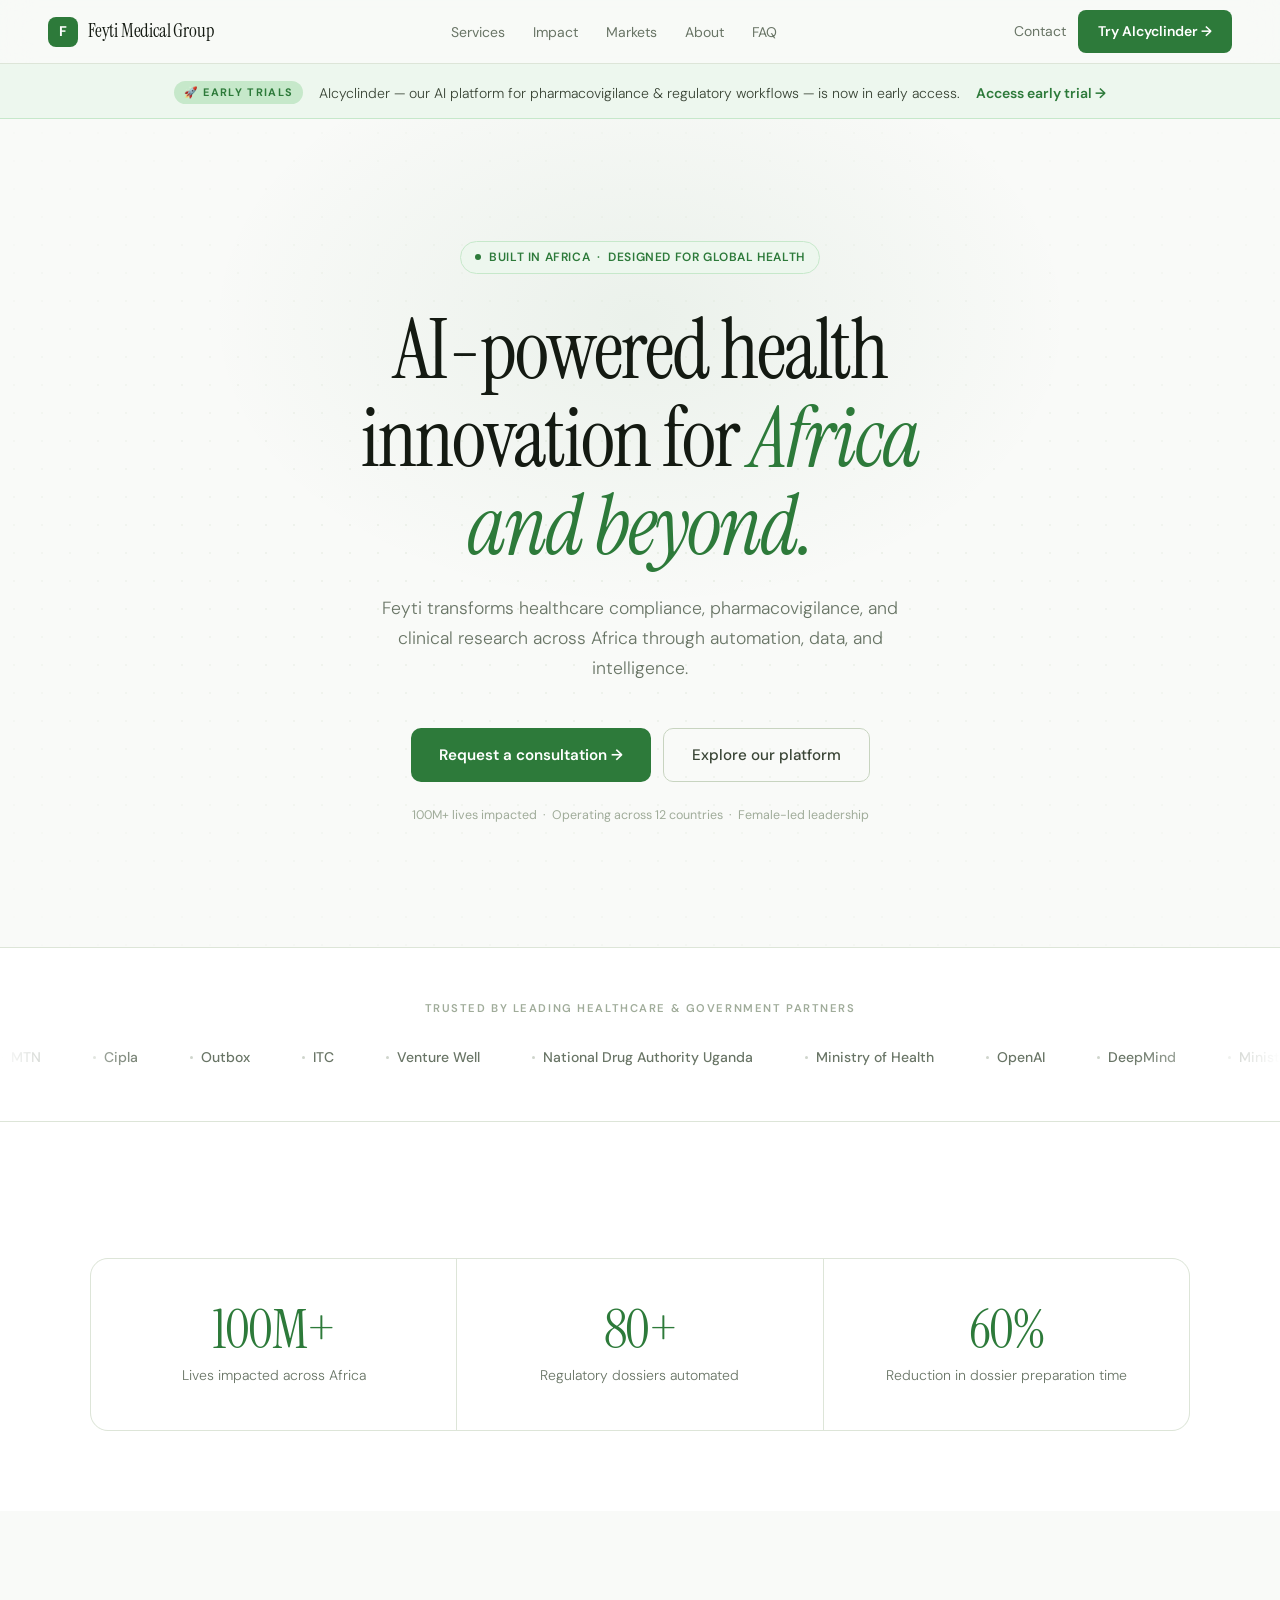
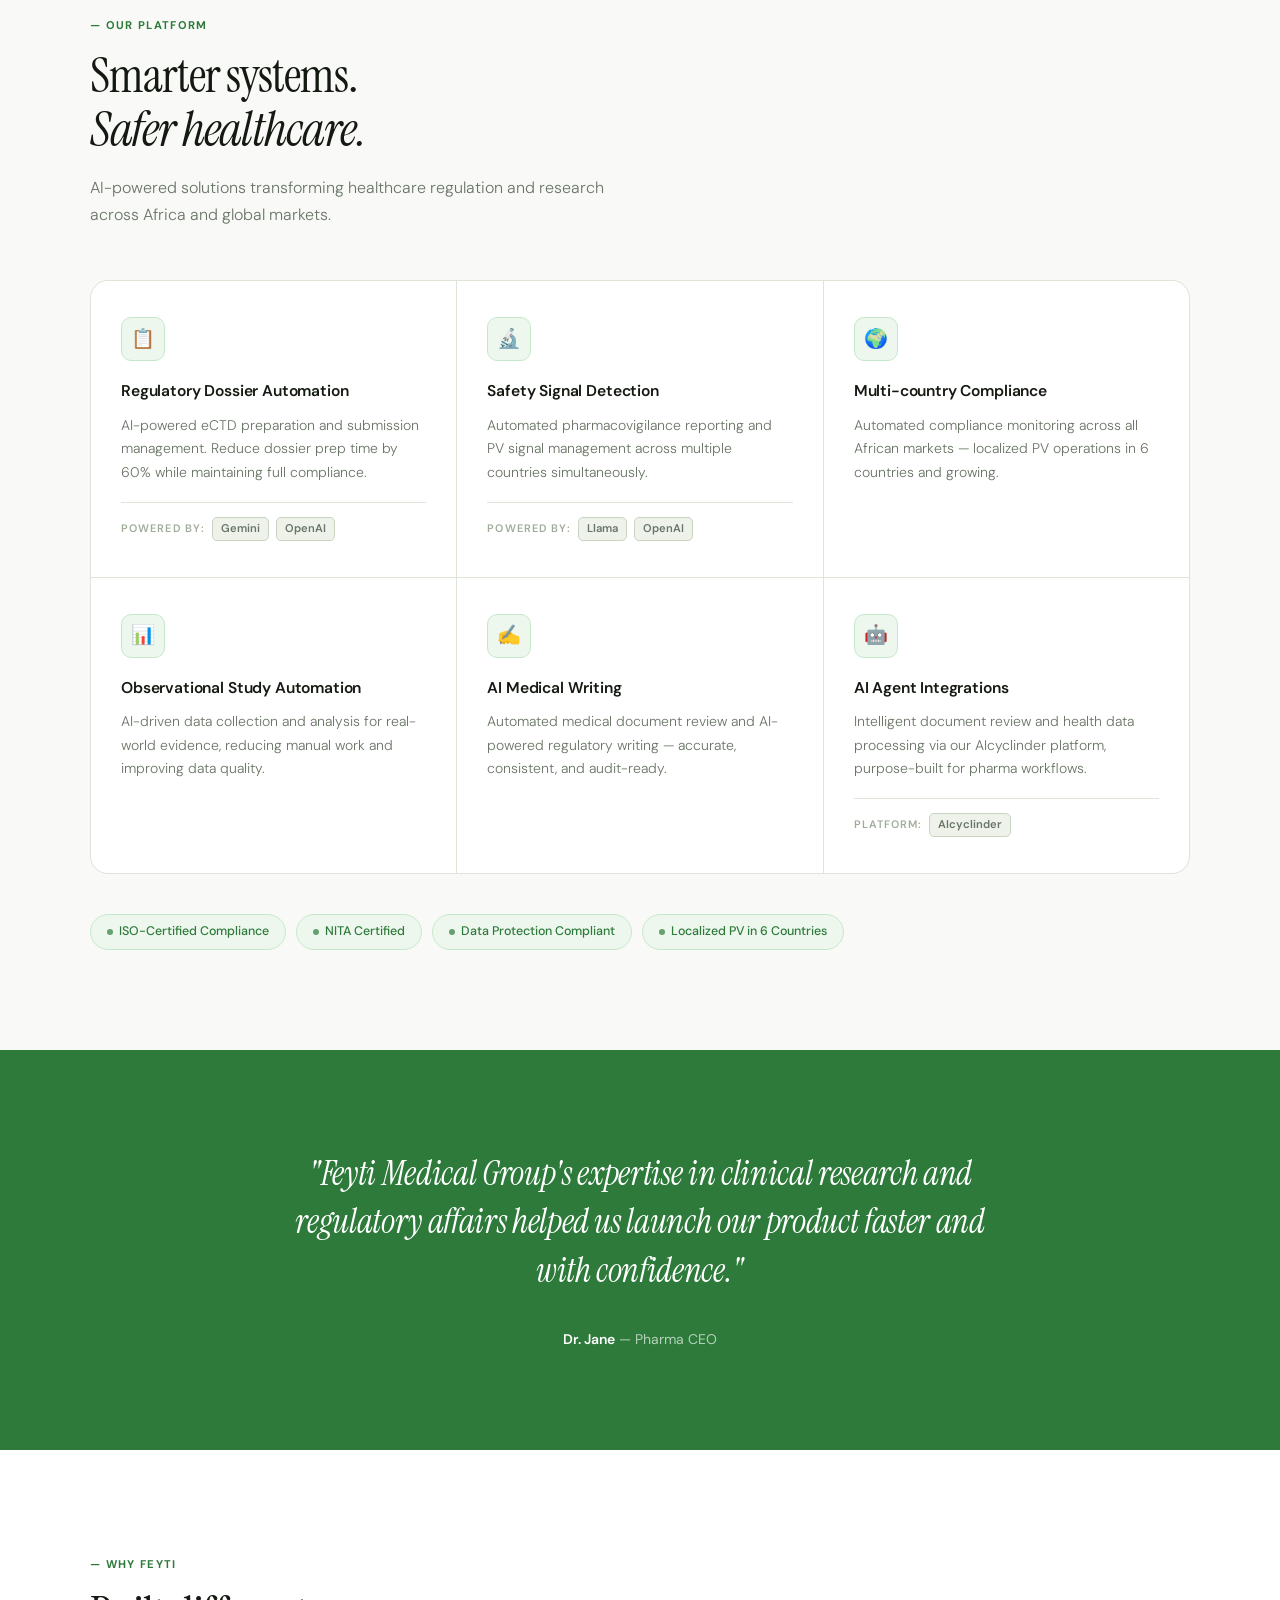
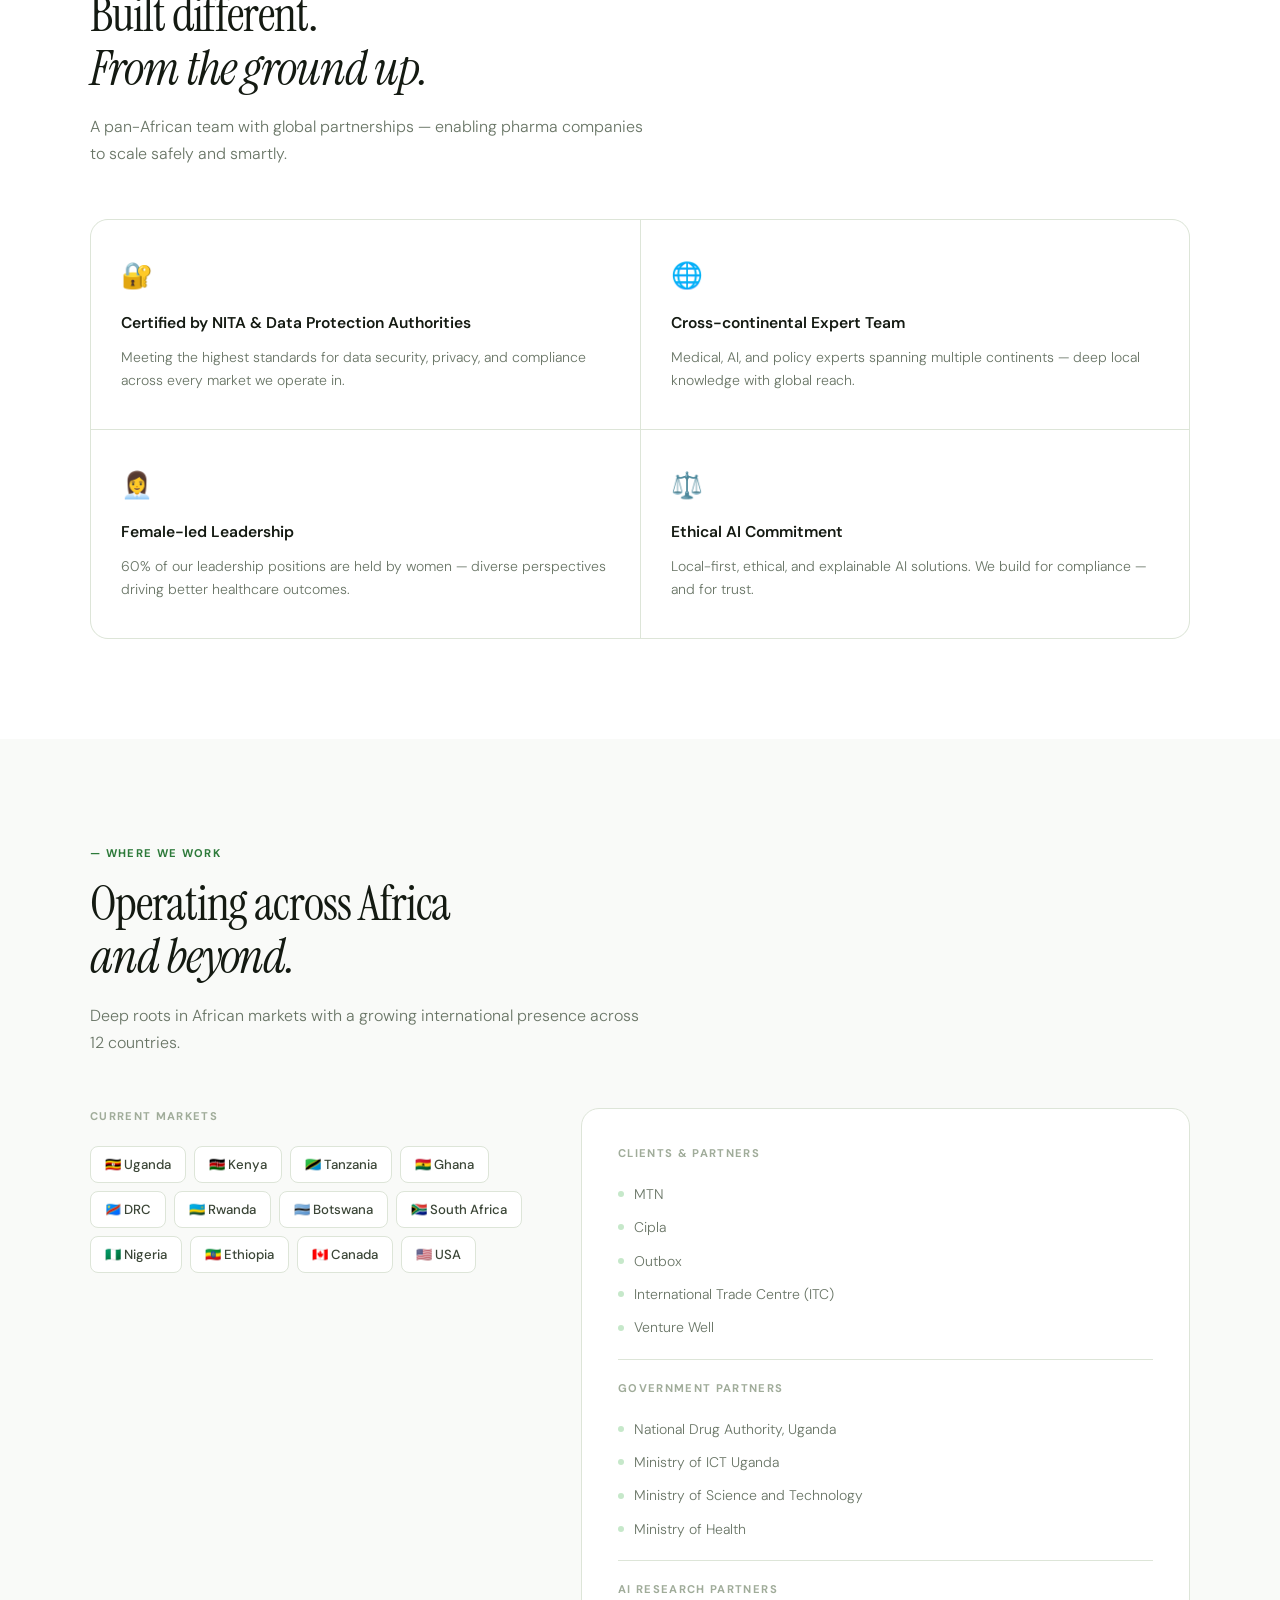
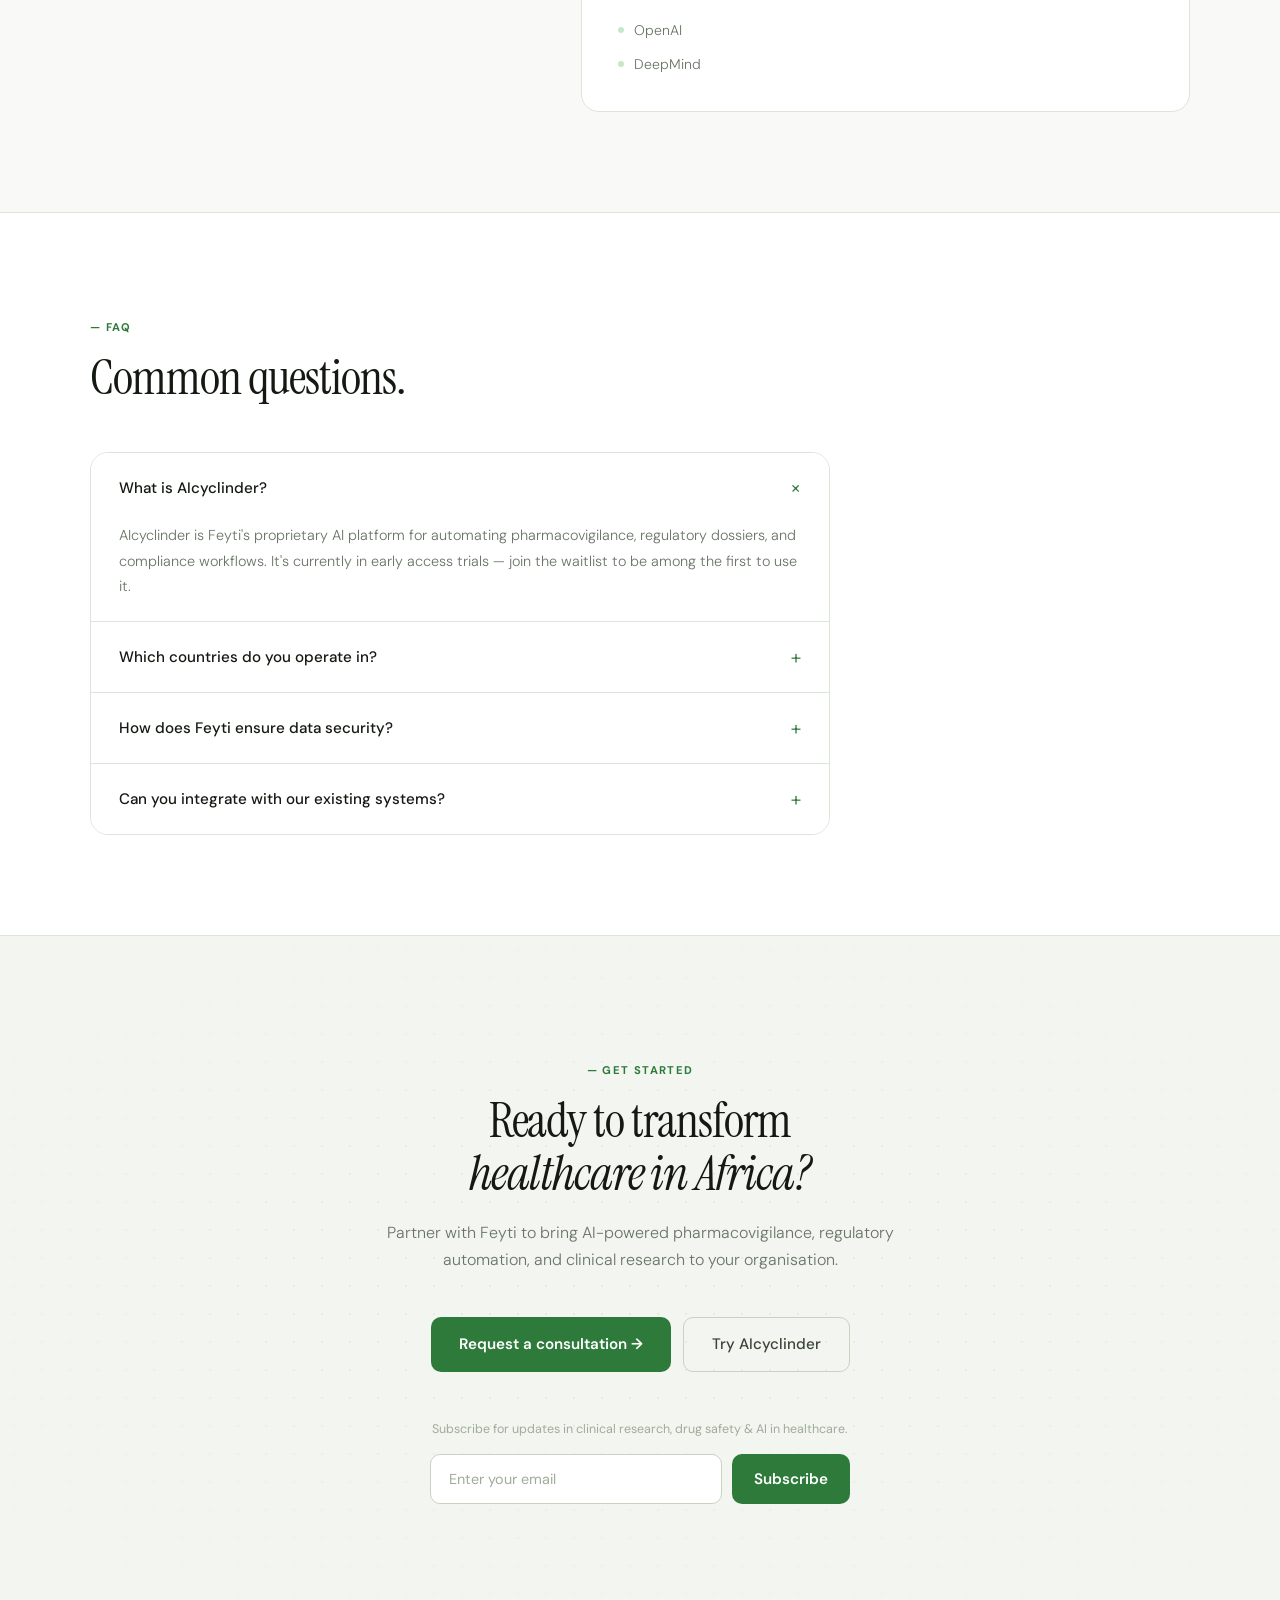
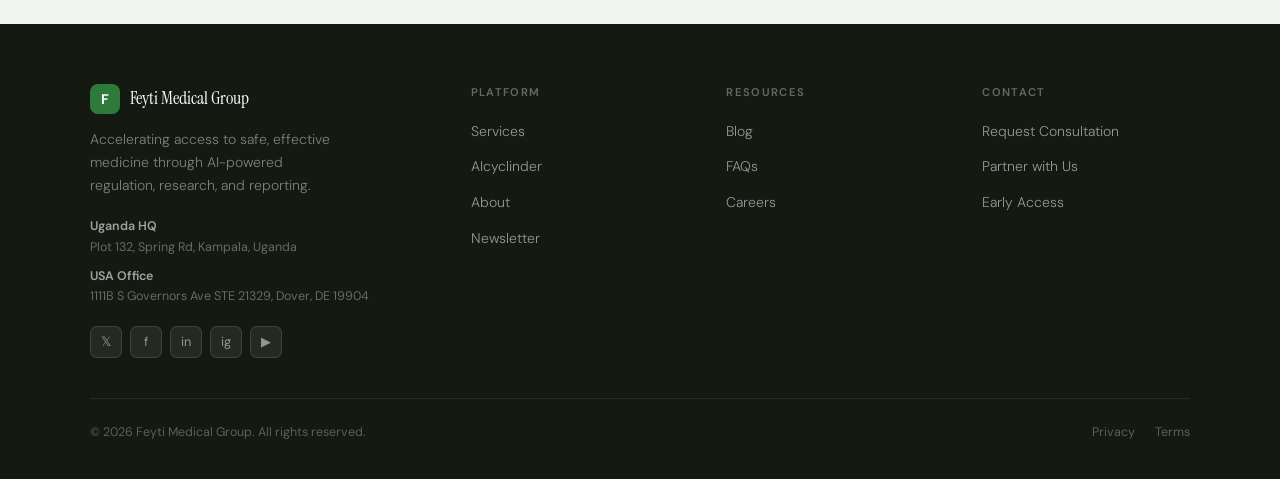
<file: feyti-redesign-light.html>
<!DOCTYPE html>
<html lang="en">
<head>
<meta charset="UTF-8" />
<meta name="viewport" content="width=device-width, initial-scale=1.0" />
<title>Feyti Medical Group — AI-Powered Health Innovation for Africa</title>
<link rel="preconnect" href="https://fonts.googleapis.com" />
<link rel="preconnect" href="https://fonts.gstatic.com" crossorigin />
<link href="https://fonts.googleapis.com/css2?family=Instrument+Serif:ital@0;1&family=DM+Sans:wght@300;400;500;600&display=swap" rel="stylesheet" />
<style>
  *, *::before, *::after { box-sizing: border-box; margin: 0; padding: 0; }

  :root {
    --bg:        #f9faf8;
    --bg2:       #f2f5f0;
    --surface:   #ffffff;
    --surface2:  #eef2eb;
    --border:    #dde5d8;
    --border2:   #c8d4c0;

    --accent:    #2d7a3a;
    --accent-lt: #3d9e4e;
    --accent-bg: #edf7ee;
    --accent-mid:#c6e8ca;

    --text:      #141a12;
    --text2:     #3a4536;
    --muted:     #697566;
    --muted2:    #a0ac9a;

    --font-display: 'Instrument Serif', serif;
    --font-body:    'DM Sans', sans-serif;
  }

  html { scroll-behavior: smooth; }

  body {
    background: var(--bg);
    color: var(--text);
    font-family: var(--font-body);
    font-size: 16px;
    line-height: 1.6;
    -webkit-font-smoothing: antialiased;
    overflow-x: hidden;
  }

  /* ── NAV ──────────────────────────────────── */
  nav {
    position: fixed;
    top: 0; left: 0; right: 0;
    z-index: 100;
    display: flex;
    align-items: center;
    justify-content: space-between;
    padding: 0 48px;
    height: 64px;
    background: rgba(249,250,248,0.90);
    backdrop-filter: blur(16px);
    border-bottom: 1px solid var(--border);
  }

  .nav-logo {
    display: flex;
    align-items: center;
    gap: 10px;
    font-family: var(--font-display);
    font-size: 1.2rem;
    color: var(--text);
    text-decoration: none;
    letter-spacing: -0.01em;
  }

  .logo-mark {
    width: 30px; height: 30px;
    background: var(--accent);
    border-radius: 8px;
    display: flex;
    align-items: center;
    justify-content: center;
    color: #fff;
    font-family: var(--font-body);
    font-weight: 700;
    font-size: 14px;
  }

  .nav-links {
    display: flex;
    gap: 28px;
    list-style: none;
  }

  .nav-links a {
    color: var(--muted);
    text-decoration: none;
    font-size: 0.875rem;
    font-weight: 400;
    transition: color 0.2s;
  }
  .nav-links a:hover { color: var(--text); }

  .nav-right { display: flex; align-items: center; gap: 12px; }

  .btn-ghost {
    color: var(--muted);
    background: none;
    border: none;
    font-family: var(--font-body);
    font-size: 0.875rem;
    cursor: pointer;
    text-decoration: none;
    transition: color 0.2s;
  }
  .btn-ghost:hover { color: var(--text); }

  .btn-primary {
    display: inline-flex;
    align-items: center;
    gap: 6px;
    background: var(--accent);
    color: #fff;
    font-family: var(--font-body);
    font-weight: 600;
    font-size: 0.875rem;
    padding: 10px 20px;
    border-radius: 8px;
    border: none;
    cursor: pointer;
    text-decoration: none;
    transition: background 0.2s, transform 0.15s;
    white-space: nowrap;
  }
  .btn-primary:hover { background: var(--accent-lt); transform: translateY(-1px); }

  /* ── BANNER ───────────────────────────────── */
  .banner {
    background: var(--accent-bg);
    border-bottom: 1px solid var(--accent-mid);
    padding: 14px 24px;
    text-align: center;
    padding-top: 78px; /* nav offset */
  }

  .banner-inner {
    display: inline-flex;
    align-items: center;
    gap: 16px;
    flex-wrap: wrap;
    justify-content: center;
  }

  .banner-tag {
    font-size: 0.68rem;
    font-weight: 700;
    text-transform: uppercase;
    letter-spacing: 0.12em;
    color: var(--accent);
    background: var(--accent-mid);
    padding: 3px 10px;
    border-radius: 100px;
  }

  .banner p { font-size: 0.875rem; color: var(--text2); font-weight: 300; }

  .banner a {
    color: var(--accent);
    font-size: 0.875rem;
    font-weight: 600;
    text-decoration: none;
  }
  .banner a:hover { color: var(--accent-lt); }

  /* ── HERO ─────────────────────────────────── */
  .hero {
    min-height: 92vh;
    display: flex;
    flex-direction: column;
    align-items: center;
    justify-content: center;
    text-align: center;
    padding: 80px 24px 80px;
    position: relative;
    overflow: hidden;
  }

  /* soft green radial glow */
  .hero::before {
    content: '';
    position: absolute;
    top: -100px; left: 50%;
    transform: translateX(-50%);
    width: 900px; height: 600px;
    background: radial-gradient(ellipse at center, rgba(45,122,58,0.07) 0%, transparent 68%);
    pointer-events: none;
  }

  /* subtle dot-grid texture */
  .hero::after {
    content: '';
    position: absolute;
    inset: 0;
    background-image: radial-gradient(var(--border) 1px, transparent 1px);
    background-size: 28px 28px;
    pointer-events: none;
    opacity: 0.55;
    mask-image: radial-gradient(ellipse 80% 70% at 50% 50%, black, transparent);
  }

  .hero-badge {
    position: relative;
    z-index: 1;
    display: inline-flex;
    align-items: center;
    gap: 8px;
    border: 1px solid var(--accent-mid);
    background: var(--accent-bg);
    color: var(--accent);
    font-size: 0.75rem;
    font-weight: 600;
    padding: 6px 14px;
    border-radius: 100px;
    margin-bottom: 32px;
    letter-spacing: 0.05em;
    text-transform: uppercase;
  }

  .hero-badge .dot {
    width: 6px; height: 6px;
    border-radius: 50%;
    background: var(--accent);
    animation: pulse 2s ease-in-out infinite;
  }

  @keyframes pulse {
    0%,100% { opacity:1; transform:scale(1); }
    50% { opacity:0.35; transform:scale(0.75); }
  }

  .hero h1 {
    position: relative; z-index: 1;
    font-family: var(--font-display);
    font-size: clamp(2.8rem, 6.5vw, 5.8rem);
    font-weight: 400;
    line-height: 1.06;
    letter-spacing: -0.025em;
    max-width: 860px;
    margin-bottom: 24px;
    color: var(--text);
  }

  .hero h1 em {
    font-style: italic;
    color: var(--accent);
  }

  .hero-sub {
    position: relative; z-index: 1;
    font-size: 1.1rem;
    color: var(--muted);
    max-width: 520px;
    line-height: 1.7;
    margin-bottom: 44px;
    font-weight: 300;
  }

  .hero-ctas {
    position: relative; z-index: 1;
    display: flex;
    flex-wrap: wrap;
    gap: 12px;
    justify-content: center;
  }

  .btn-primary-lg {
    display: inline-flex;
    align-items: center;
    gap: 8px;
    background: var(--accent);
    color: #fff;
    font-family: var(--font-body);
    font-weight: 600;
    font-size: 0.95rem;
    padding: 14px 28px;
    border-radius: 10px;
    border: none;
    cursor: pointer;
    text-decoration: none;
    transition: background 0.2s, transform 0.15s, box-shadow 0.2s;
  }
  .btn-primary-lg:hover {
    background: var(--accent-lt);
    transform: translateY(-2px);
    box-shadow: 0 8px 28px rgba(45,122,58,0.22);
  }

  .btn-outline-lg {
    display: inline-flex;
    align-items: center;
    gap: 8px;
    background: transparent;
    color: var(--text2);
    font-family: var(--font-body);
    font-weight: 500;
    font-size: 0.95rem;
    padding: 14px 28px;
    border-radius: 10px;
    border: 1.5px solid var(--border2);
    cursor: pointer;
    text-decoration: none;
    transition: border-color 0.2s, color 0.2s, background 0.2s;
  }
  .btn-outline-lg:hover { border-color: var(--accent); color: var(--accent); background: var(--accent-bg); }

  .hero-note {
    position: relative; z-index: 1;
    margin-top: 24px;
    font-size: 0.78rem;
    color: var(--muted2);
  }

  /* ── TRUST TICKER ─────────────────────────── */
  .trust-section {
    padding: 52px 0;
    border-top: 1px solid var(--border);
    border-bottom: 1px solid var(--border);
    background: var(--surface);
    overflow: hidden;
  }

  .trust-label {
    text-align: center;
    font-size: 0.7rem;
    font-weight: 600;
    text-transform: uppercase;
    letter-spacing: 0.14em;
    color: var(--muted2);
    margin-bottom: 28px;
  }

  .ticker-wrap {
    overflow: hidden;
    mask-image: linear-gradient(to right, transparent, black 12%, black 88%, transparent);
  }

  .ticker-track {
    display: flex;
    gap: 52px;
    animation: ticker 30s linear infinite;
    white-space: nowrap;
  }

  @keyframes ticker {
    0% { transform: translateX(0); }
    100% { transform: translateX(-50%); }
  }

  .trust-item {
    display: flex;
    align-items: center;
    gap: 8px;
    font-size: 0.875rem;
    font-weight: 500;
    color: var(--muted);
    flex-shrink: 0;
  }

  .trust-item .sep {
    width: 3px; height: 3px;
    border-radius: 50%;
    background: var(--muted2);
    opacity: 0.5;
  }

  /* ── COMMON ───────────────────────────────── */
  section { padding: 100px 24px; }
  .container { max-width: 1100px; margin: 0 auto; }

  .section-tag {
    display: inline-flex;
    align-items: center;
    gap: 6px;
    font-size: 0.7rem;
    font-weight: 700;
    text-transform: uppercase;
    letter-spacing: 0.12em;
    color: var(--accent);
    margin-bottom: 14px;
  }

  .section-title {
    font-family: var(--font-display);
    font-size: clamp(1.9rem, 3.8vw, 3.1rem);
    font-weight: 400;
    letter-spacing: -0.022em;
    line-height: 1.1;
    margin-bottom: 18px;
    color: var(--text);
  }

  .section-sub {
    font-size: 1rem;
    color: var(--muted);
    max-width: 560px;
    line-height: 1.7;
    font-weight: 300;
  }

  /* ── STAT ROW ─────────────────────────────── */
  .stat-row {
    display: grid;
    grid-template-columns: repeat(3, 1fr);
    gap: 1px;
    background: var(--border);
    border: 1.5px solid var(--border);
    border-radius: 18px;
    overflow: hidden;
    margin-top: 56px;
  }

  .stat-cell {
    background: var(--surface);
    padding: 44px 36px;
    text-align: center;
    transition: background 0.2s;
  }
  .stat-cell:hover { background: var(--accent-bg); }

  .stat-value {
    font-family: var(--font-display);
    font-size: 3.4rem;
    font-weight: 400;
    color: var(--accent);
    letter-spacing: -0.025em;
    line-height: 1;
    margin-bottom: 8px;
  }

  .stat-label {
    font-size: 0.875rem;
    color: var(--muted);
    font-weight: 300;
    line-height: 1.5;
  }

  /* ── SERVICES GRID ────────────────────────── */
  .services-grid {
    display: grid;
    grid-template-columns: repeat(3, 1fr);
    gap: 1px;
    background: var(--border);
    border: 1.5px solid var(--border);
    border-radius: 18px;
    overflow: hidden;
    margin-top: 52px;
  }

  .service-card {
    background: var(--surface);
    padding: 36px 30px;
    transition: background 0.2s;
  }
  .service-card:hover { background: var(--accent-bg); }

  .service-icon {
    width: 44px; height: 44px;
    background: var(--accent-bg);
    border: 1.5px solid var(--accent-mid);
    border-radius: 10px;
    display: flex;
    align-items: center;
    justify-content: center;
    font-size: 1.2rem;
    margin-bottom: 18px;
  }

  .service-card h3 {
    font-size: 0.975rem;
    font-weight: 600;
    margin-bottom: 10px;
    color: var(--text);
    letter-spacing: -0.01em;
  }

  .service-card p {
    font-size: 0.875rem;
    color: var(--muted);
    line-height: 1.65;
    font-weight: 300;
  }

  .powered-by {
    margin-top: 18px;
    padding-top: 14px;
    border-top: 1px solid var(--border);
    display: flex;
    align-items: center;
    gap: 7px;
    flex-wrap: wrap;
  }

  .powered-by span.label {
    font-size: 0.68rem;
    font-weight: 600;
    text-transform: uppercase;
    letter-spacing: 0.1em;
    color: var(--muted2);
  }

  .ai-chip {
    font-size: 0.7rem;
    font-weight: 600;
    background: var(--surface2);
    border: 1px solid var(--border2);
    color: var(--muted);
    padding: 2px 8px;
    border-radius: 5px;
  }

  /* ── BADGES ───────────────────────────────── */
  .badges-row {
    display: flex;
    gap: 10px;
    flex-wrap: wrap;
    margin-top: 40px;
  }

  .badge-pill {
    display: inline-flex;
    align-items: center;
    gap: 6px;
    border: 1.5px solid var(--accent-mid);
    background: var(--accent-bg);
    border-radius: 100px;
    padding: 7px 16px;
    font-size: 0.78rem;
    font-weight: 500;
    color: var(--accent);
  }

  .badge-pill .dot {
    width: 6px; height: 6px;
    border-radius: 50%;
    background: var(--accent);
    opacity: 0.7;
  }

  /* ── TESTIMONIAL ──────────────────────────── */
  .testimonial-section {
    background: var(--accent);
    padding: 100px 24px;
  }

  .testimonial-card {
    max-width: 720px;
    margin: 0 auto;
    text-align: center;
  }

  .testimonial-quote {
    font-family: var(--font-display);
    font-size: clamp(1.4rem, 2.8vw, 2.1rem);
    font-weight: 400;
    font-style: italic;
    line-height: 1.45;
    color: #fff;
    margin-bottom: 32px;
    letter-spacing: -0.01em;
  }

  .testimonial-author {
    font-size: 0.875rem;
    color: rgba(255,255,255,0.65);
  }
  .testimonial-author strong { color: #fff; font-weight: 600; }

  /* ── WHY FEYTI ────────────────────────────── */
  .why-grid {
    display: grid;
    grid-template-columns: repeat(2, 1fr);
    gap: 1px;
    background: var(--border);
    border: 1.5px solid var(--border);
    border-radius: 18px;
    overflow: hidden;
    margin-top: 52px;
  }

  .why-card {
    background: var(--surface);
    padding: 36px 30px;
    transition: background 0.2s;
  }
  .why-card:hover { background: var(--accent-bg); }

  .why-icon {
    font-size: 1.6rem;
    margin-bottom: 14px;
    display: block;
  }

  .why-card h3 {
    font-size: 0.975rem;
    font-weight: 600;
    margin-bottom: 10px;
    color: var(--text);
  }

  .why-card p {
    font-size: 0.875rem;
    color: var(--muted);
    line-height: 1.65;
    font-weight: 300;
  }

  /* ── MARKETS ──────────────────────────────── */
  .markets-layout {
    display: grid;
    grid-template-columns: 1fr 1.4fr;
    gap: 56px;
    align-items: start;
    margin-top: 52px;
  }

  .market-tags {
    display: flex;
    flex-wrap: wrap;
    gap: 8px;
    margin-top: 20px;
  }

  .market-tag {
    font-size: 0.825rem;
    font-weight: 500;
    background: var(--surface);
    border: 1.5px solid var(--border);
    color: var(--text2);
    padding: 7px 14px;
    border-radius: 8px;
    transition: border-color 0.2s, color 0.2s, background 0.2s;
    cursor: default;
  }
  .market-tag:hover { border-color: var(--accent); color: var(--accent); background: var(--accent-bg); }

  .partners-box {
    background: var(--surface);
    border: 1.5px solid var(--border);
    border-radius: 18px;
    padding: 36px;
  }

  .partners-box h4 {
    font-size: 0.7rem;
    font-weight: 700;
    text-transform: uppercase;
    letter-spacing: 0.12em;
    color: var(--muted2);
    margin-bottom: 20px;
  }

  .partner-list { display: flex; flex-direction: column; gap: 11px; }

  .partner-item {
    display: flex;
    align-items: center;
    gap: 10px;
    font-size: 0.875rem;
    color: var(--muted);
    font-weight: 300;
  }

  .partner-dot {
    width: 6px; height: 6px;
    border-radius: 50%;
    background: var(--accent-mid);
    flex-shrink: 0;
  }

  .divider {
    margin: 20px 0;
    border: none;
    border-top: 1px solid var(--border);
  }

  /* ── FAQ ──────────────────────────────────── */
  .faq-list {
    margin-top: 48px;
    border: 1.5px solid var(--border);
    border-radius: 18px;
    overflow: hidden;
    max-width: 740px;
  }

  .faq-item { border-bottom: 1px solid var(--border); }
  .faq-item:last-child { border-bottom: none; }

  .faq-question {
    width: 100%;
    background: var(--surface);
    border: none;
    color: var(--text);
    font-family: var(--font-body);
    font-size: 0.95rem;
    font-weight: 500;
    text-align: left;
    padding: 22px 28px;
    cursor: pointer;
    display: flex;
    justify-content: space-between;
    align-items: center;
    gap: 16px;
    transition: background 0.2s;
  }
  .faq-question:hover { background: var(--accent-bg); }

  .faq-chevron {
    font-size: 1.25rem;
    color: var(--accent);
    transition: transform 0.25s;
    font-weight: 300;
    flex-shrink: 0;
  }
  .faq-item.open .faq-chevron { transform: rotate(45deg); }

  .faq-answer { overflow: hidden; max-height: 0; transition: max-height 0.3s ease; }
  .faq-item.open .faq-answer { max-height: 160px; }

  .faq-answer-inner {
    padding: 0 28px 22px;
    color: var(--muted);
    font-size: 0.9rem;
    line-height: 1.75;
    font-weight: 300;
    background: var(--surface);
  }

  /* ── CTA ──────────────────────────────────── */
  .cta-section {
    background: var(--bg2);
    border-top: 1px solid var(--border);
    padding: 120px 24px;
    text-align: center;
    position: relative;
    overflow: hidden;
  }

  .cta-section::before {
    content: '';
    position: absolute;
    inset: 0;
    background-image: radial-gradient(var(--border) 1px, transparent 1px);
    background-size: 28px 28px;
    pointer-events: none;
    opacity: 0.7;
    mask-image: radial-gradient(ellipse 80% 70% at 50% 50%, black, transparent);
  }

  .cta-inner { position: relative; z-index: 1; }

  .cta-section .section-title { max-width: 640px; margin: 0 auto 18px; }
  .cta-section .section-sub { margin: 0 auto 44px; }

  /* newsletter */
  .newsletter-row {
    display: flex;
    gap: 10px;
    justify-content: center;
    max-width: 420px;
    margin: 0 auto;
    flex-wrap: wrap;
  }

  .newsletter-input {
    flex: 1;
    min-width: 200px;
    background: var(--surface);
    border: 1.5px solid var(--border2);
    border-radius: 10px;
    color: var(--text);
    font-family: var(--font-body);
    font-size: 0.9rem;
    padding: 13px 18px;
    outline: none;
    transition: border-color 0.2s, box-shadow 0.2s;
  }
  .newsletter-input:focus { border-color: var(--accent); box-shadow: 0 0 0 3px rgba(45,122,58,0.12); }
  .newsletter-input::placeholder { color: var(--muted2); }

  /* ── FOOTER ───────────────────────────────── */
  footer {
    background: var(--text);
    padding: 60px 48px 36px;
  }

  .footer-inner {
    max-width: 1100px;
    margin: 0 auto;
    display: grid;
    grid-template-columns: 1.6fr 1fr 1fr 1fr;
    gap: 48px;
  }

  .footer-logo {
    display: flex;
    align-items: center;
    gap: 10px;
    font-family: var(--font-display);
    font-size: 1.15rem;
    color: #fff;
    text-decoration: none;
  }

  .footer-logo .logo-mark {
    background: var(--accent);
  }

  .footer-brand p {
    color: rgba(255,255,255,0.45);
    font-size: 0.875rem;
    line-height: 1.65;
    margin-top: 14px;
    font-weight: 300;
    max-width: 260px;
  }

  .footer-offices { margin-top: 20px; display: flex; flex-direction: column; gap: 10px; }

  .footer-office {
    font-size: 0.78rem;
    color: rgba(255,255,255,0.35);
    line-height: 1.5;
  }

  .footer-office strong {
    color: rgba(255,255,255,0.6);
    font-weight: 600;
    display: block;
    margin-bottom: 2px;
  }

  .footer-col h4 {
    font-size: 0.7rem;
    font-weight: 600;
    text-transform: uppercase;
    letter-spacing: 0.12em;
    color: rgba(255,255,255,0.35);
    margin-bottom: 16px;
  }

  .footer-col ul { list-style: none; display: flex; flex-direction: column; gap: 10px; }

  .footer-col a {
    color: rgba(255,255,255,0.55);
    font-size: 0.875rem;
    text-decoration: none;
    font-weight: 300;
    transition: color 0.2s;
  }
  .footer-col a:hover { color: #fff; }

  .social-row { display: flex; gap: 8px; margin-top: 20px; }

  .social-btn {
    width: 32px; height: 32px;
    background: rgba(255,255,255,0.07);
    border: 1px solid rgba(255,255,255,0.12);
    border-radius: 7px;
    display: flex;
    align-items: center;
    justify-content: center;
    color: rgba(255,255,255,0.5);
    font-size: 0.8rem;
    text-decoration: none;
    transition: background 0.2s, color 0.2s, border-color 0.2s;
  }
  .social-btn:hover { background: var(--accent); color: #fff; border-color: var(--accent); }

  .footer-bottom {
    max-width: 1100px;
    margin: 40px auto 0;
    padding-top: 24px;
    border-top: 1px solid rgba(255,255,255,0.08);
    display: flex;
    justify-content: space-between;
    align-items: center;
    font-size: 0.78rem;
    color: rgba(255,255,255,0.3);
  }

  .footer-bottom a { color: rgba(255,255,255,0.3); text-decoration: none; transition: color 0.2s; }
  .footer-bottom a:hover { color: rgba(255,255,255,0.6); }

  /* ── ANIMATIONS ───────────────────────────── */
  @keyframes fadeUp {
    from { opacity:0; transform:translateY(20px); }
    to { opacity:1; transform:translateY(0); }
  }
  .fade-up { animation: fadeUp 0.6s ease both; }
  .d1 { animation-delay: 0.1s; }
  .d2 { animation-delay: 0.22s; }
  .d3 { animation-delay: 0.36s; }
  .d4 { animation-delay: 0.5s; }

  /* ── RESPONSIVE ───────────────────────────── */
  @media (max-width: 860px) {
    nav { padding: 0 20px; }
    .nav-links { display: none; }
    .services-grid, .stat-row, .why-grid { grid-template-columns: 1fr; }
    .markets-layout { grid-template-columns: 1fr; }
    .footer-inner { grid-template-columns: 1fr 1fr; gap: 32px; }
    .footer-bottom { flex-direction: column; gap: 8px; text-align: center; }
  }
</style>
</head>
<body>

<!-- NAV -->
<nav>
  <a href="#" class="nav-logo">
    <div class="logo-mark">F</div>
    Feyti Medical Group
  </a>
  <ul class="nav-links">
    <li><a href="#services">Services</a></li>
    <li><a href="#impact">Impact</a></li>
    <li><a href="#markets">Markets</a></li>
    <li><a href="#about">About</a></li>
    <li><a href="#faq">FAQ</a></li>
  </ul>
  <div class="nav-right">
    <a href="https://feytimedicalgroup.com/contact.html" class="btn-ghost">Contact</a>
    <a href="https://app.aicyclinder.com/" class="btn-primary">Try AIcyclinder →</a>
  </div>
</nav>

<!-- EARLY ACCESS BANNER -->
<div class="banner">
  <div class="banner-inner">
    <span class="banner-tag">🚀 Early Trials</span>
    <p>AIcyclinder — our AI platform for pharmacovigilance &amp; regulatory workflows — is now in early access.</p>
    <a href="https://app.aicyclinder.com/">Access early trial →</a>
  </div>
</div>

<!-- HERO -->
<section class="hero">
  <div class="hero-badge fade-up">
    <span class="dot"></span>
    Built in Africa &nbsp;·&nbsp; Designed for Global Health
  </div>
  <h1 class="fade-up d1">
    AI-powered health<br />innovation for <em>Africa<br />and beyond.</em>
  </h1>
  <p class="hero-sub fade-up d2">
    Feyti transforms healthcare compliance, pharmacovigilance, and clinical research across Africa through automation, data, and intelligence.
  </p>
  <div class="hero-ctas fade-up d3">
    <a href="https://feytimedicalgroup.com/contact.html" class="btn-primary-lg">Request a consultation →</a>
    <a href="https://feytimedicalgroup.com/services.html" class="btn-outline-lg">Explore our platform</a>
  </div>
  <p class="hero-note fade-up d4">100M+ lives impacted &nbsp;·&nbsp; Operating across 12 countries &nbsp;·&nbsp; Female-led leadership</p>
</section>

<!-- TRUST TICKER -->
<div class="trust-section">
  <p class="trust-label">Trusted by leading healthcare &amp; government partners</p>
  <div class="ticker-wrap">
    <div class="ticker-track">
      <div class="trust-item"><span class="sep"></span>MTN</div>
      <div class="trust-item"><span class="sep"></span>Cipla</div>
      <div class="trust-item"><span class="sep"></span>Outbox</div>
      <div class="trust-item"><span class="sep"></span>ITC</div>
      <div class="trust-item"><span class="sep"></span>Venture Well</div>
      <div class="trust-item"><span class="sep"></span>National Drug Authority Uganda</div>
      <div class="trust-item"><span class="sep"></span>Ministry of Health</div>
      <div class="trust-item"><span class="sep"></span>OpenAI</div>
      <div class="trust-item"><span class="sep"></span>DeepMind</div>
      <div class="trust-item"><span class="sep"></span>Ministry of ICT Uganda</div>
      <!-- duplicate for seamless loop -->
      <div class="trust-item"><span class="sep"></span>MTN</div>
      <div class="trust-item"><span class="sep"></span>Cipla</div>
      <div class="trust-item"><span class="sep"></span>Outbox</div>
      <div class="trust-item"><span class="sep"></span>ITC</div>
      <div class="trust-item"><span class="sep"></span>Venture Well</div>
      <div class="trust-item"><span class="sep"></span>National Drug Authority Uganda</div>
      <div class="trust-item"><span class="sep"></span>Ministry of Health</div>
      <div class="trust-item"><span class="sep"></span>OpenAI</div>
      <div class="trust-item"><span class="sep"></span>DeepMind</div>
      <div class="trust-item"><span class="sep"></span>Ministry of ICT Uganda</div>
    </div>
  </div>
</div>

<!-- STATS -->
<section style="padding: 80px 24px; background: var(--surface);" id="impact">
  <div class="container">
    <div class="stat-row">
      <div class="stat-cell">
        <div class="stat-value">100M+</div>
        <div class="stat-label">Lives impacted across Africa</div>
      </div>
      <div class="stat-cell">
        <div class="stat-value">80+</div>
        <div class="stat-label">Regulatory dossiers automated</div>
      </div>
      <div class="stat-cell">
        <div class="stat-value">60%</div>
        <div class="stat-label">Reduction in dossier preparation time</div>
      </div>
    </div>
  </div>
</section>

<!-- SERVICES -->
<section id="services" style="padding: 100px 24px;">
  <div class="container">
    <div class="section-tag">— Our platform</div>
    <h2 class="section-title">Smarter systems.<br /><em>Safer healthcare.</em></h2>
    <p class="section-sub">AI-powered solutions transforming healthcare regulation and research across Africa and global markets.</p>

    <div class="services-grid">
      <div class="service-card">
        <div class="service-icon">📋</div>
        <h3>Regulatory Dossier Automation</h3>
        <p>AI-powered eCTD preparation and submission management. Reduce dossier prep time by 60% while maintaining full compliance.</p>
        <div class="powered-by">
          <span class="label">Powered by:</span>
          <span class="ai-chip">Gemini</span>
          <span class="ai-chip">OpenAI</span>
        </div>
      </div>
      <div class="service-card">
        <div class="service-icon">🔬</div>
        <h3>Safety Signal Detection</h3>
        <p>Automated pharmacovigilance reporting and PV signal management across multiple countries simultaneously.</p>
        <div class="powered-by">
          <span class="label">Powered by:</span>
          <span class="ai-chip">Llama</span>
          <span class="ai-chip">OpenAI</span>
        </div>
      </div>
      <div class="service-card">
        <div class="service-icon">🌍</div>
        <h3>Multi-country Compliance</h3>
        <p>Automated compliance monitoring across all African markets — localized PV operations in 6 countries and growing.</p>
      </div>
      <div class="service-card">
        <div class="service-icon">📊</div>
        <h3>Observational Study Automation</h3>
        <p>AI-driven data collection and analysis for real-world evidence, reducing manual work and improving data quality.</p>
      </div>
      <div class="service-card">
        <div class="service-icon">✍️</div>
        <h3>AI Medical Writing</h3>
        <p>Automated medical document review and AI-powered regulatory writing — accurate, consistent, and audit-ready.</p>
      </div>
      <div class="service-card">
        <div class="service-icon">🤖</div>
        <h3>AI Agent Integrations</h3>
        <p>Intelligent document review and health data processing via our AIcyclinder platform, purpose-built for pharma workflows.</p>
        <div class="powered-by">
          <span class="label">Platform:</span>
          <span class="ai-chip">AIcyclinder</span>
        </div>
      </div>
    </div>

    <div class="badges-row">
      <div class="badge-pill"><span class="dot"></span> ISO-Certified Compliance</div>
      <div class="badge-pill"><span class="dot"></span> NITA Certified</div>
      <div class="badge-pill"><span class="dot"></span> Data Protection Compliant</div>
      <div class="badge-pill"><span class="dot"></span> Localized PV in 6 Countries</div>
    </div>
  </div>
</section>

<!-- TESTIMONIAL (green bg) -->
<div class="testimonial-section">
  <div class="testimonial-card">
    <p class="testimonial-quote">"Feyti Medical Group's expertise in clinical research and regulatory affairs helped us launch our product faster and with confidence."</p>
    <p class="testimonial-author"><strong>Dr. Jane</strong> — Pharma CEO</p>
  </div>
</div>

<!-- WHY FEYTI -->
<section id="about" style="padding: 100px 24px; background: var(--surface);">
  <div class="container">
    <div class="section-tag">— Why Feyti</div>
    <h2 class="section-title">Built different.<br /><em>From the ground up.</em></h2>
    <p class="section-sub">A pan-African team with global partnerships — enabling pharma companies to scale safely and smartly.</p>

    <div class="why-grid">
      <div class="why-card">
        <span class="why-icon">🔐</span>
        <h3>Certified by NITA &amp; Data Protection Authorities</h3>
        <p>Meeting the highest standards for data security, privacy, and compliance across every market we operate in.</p>
      </div>
      <div class="why-card">
        <span class="why-icon">🌐</span>
        <h3>Cross-continental Expert Team</h3>
        <p>Medical, AI, and policy experts spanning multiple continents — deep local knowledge with global reach.</p>
      </div>
      <div class="why-card">
        <span class="why-icon">👩‍💼</span>
        <h3>Female-led Leadership</h3>
        <p>60% of our leadership positions are held by women — diverse perspectives driving better healthcare outcomes.</p>
      </div>
      <div class="why-card">
        <span class="why-icon">⚖️</span>
        <h3>Ethical AI Commitment</h3>
        <p>Local-first, ethical, and explainable AI solutions. We build for compliance — and for trust.</p>
      </div>
    </div>
  </div>
</section>

<!-- MARKETS -->
<section id="markets" style="padding: 100px 24px;">
  <div class="container">
    <div class="section-tag">— Where we work</div>
    <h2 class="section-title">Operating across Africa<br /><em>and beyond.</em></h2>
    <p class="section-sub">Deep roots in African markets with a growing international presence across 12 countries.</p>

    <div class="markets-layout">
      <div>
        <p style="font-size: 0.7rem; font-weight: 700; text-transform: uppercase; letter-spacing: 0.12em; color: var(--muted2); margin-bottom: 14px;">Current markets</p>
        <div class="market-tags">
          <span class="market-tag">🇺🇬 Uganda</span>
          <span class="market-tag">🇰🇪 Kenya</span>
          <span class="market-tag">🇹🇿 Tanzania</span>
          <span class="market-tag">🇬🇭 Ghana</span>
          <span class="market-tag">🇨🇩 DRC</span>
          <span class="market-tag">🇷🇼 Rwanda</span>
          <span class="market-tag">🇧🇼 Botswana</span>
          <span class="market-tag">🇿🇦 South Africa</span>
          <span class="market-tag">🇳🇬 Nigeria</span>
          <span class="market-tag">🇪🇹 Ethiopia</span>
          <span class="market-tag">🇨🇦 Canada</span>
          <span class="market-tag">🇺🇸 USA</span>
        </div>
      </div>

      <div class="partners-box">
        <h4>Clients &amp; Partners</h4>
        <div class="partner-list">
          <div class="partner-item"><span class="partner-dot"></span>MTN</div>
          <div class="partner-item"><span class="partner-dot"></span>Cipla</div>
          <div class="partner-item"><span class="partner-dot"></span>Outbox</div>
          <div class="partner-item"><span class="partner-dot"></span>International Trade Centre (ITC)</div>
          <div class="partner-item"><span class="partner-dot"></span>Venture Well</div>
        </div>
        <hr class="divider" />
        <h4>Government Partners</h4>
        <div class="partner-list">
          <div class="partner-item"><span class="partner-dot"></span>National Drug Authority, Uganda</div>
          <div class="partner-item"><span class="partner-dot"></span>Ministry of ICT Uganda</div>
          <div class="partner-item"><span class="partner-dot"></span>Ministry of Science and Technology</div>
          <div class="partner-item"><span class="partner-dot"></span>Ministry of Health</div>
        </div>
        <hr class="divider" />
        <h4>AI Research Partners</h4>
        <div class="partner-list">
          <div class="partner-item"><span class="partner-dot"></span>OpenAI</div>
          <div class="partner-item"><span class="partner-dot"></span>DeepMind</div>
        </div>
      </div>
    </div>
  </div>
</section>

<!-- FAQ -->
<section id="faq" style="background: var(--surface); padding: 100px 24px; border-top: 1px solid var(--border);">
  <div class="container">
    <div class="section-tag">— FAQ</div>
    <h2 class="section-title">Common questions.</h2>

    <div class="faq-list">
      <div class="faq-item open">
        <button class="faq-question" onclick="toggleFaq(this)">
          What is AIcyclinder?
          <span class="faq-chevron">+</span>
        </button>
        <div class="faq-answer">
          <div class="faq-answer-inner">AIcyclinder is Feyti's proprietary AI platform for automating pharmacovigilance, regulatory dossiers, and compliance workflows. It's currently in early access trials — join the waitlist to be among the first to use it.</div>
        </div>
      </div>
      <div class="faq-item">
        <button class="faq-question" onclick="toggleFaq(this)">
          Which countries do you operate in?
          <span class="faq-chevron">+</span>
        </button>
        <div class="faq-answer">
          <div class="faq-answer-inner">We currently operate across Uganda, Kenya, Tanzania, Ghana, DRC, Rwanda, Botswana, South Africa, Nigeria, Ethiopia, Canada, and the USA — with expansion plans for 2025–2026.</div>
        </div>
      </div>
      <div class="faq-item">
        <button class="faq-question" onclick="toggleFaq(this)">
          How does Feyti ensure data security?
          <span class="faq-chevron">+</span>
        </button>
        <div class="faq-answer">
          <div class="faq-answer-inner">We are certified by NITA and Data Protection Authorities, and operate ISO-certified compliance systems. All data is handled with strict security protocols that meet or exceed regional regulatory requirements.</div>
        </div>
      </div>
      <div class="faq-item">
        <button class="faq-question" onclick="toggleFaq(this)">
          Can you integrate with our existing systems?
          <span class="faq-chevron">+</span>
        </button>
        <div class="faq-answer">
          <div class="faq-answer-inner">Yes. We build custom integrations tailored to your existing regulatory, clinical, and compliance systems. Our team works closely with you to ensure AIcyclinder fits seamlessly into your current workflows.</div>
        </div>
      </div>
    </div>
  </div>
</section>

<!-- CTA + NEWSLETTER -->
<section class="cta-section">
  <div class="cta-inner container">
    <div class="section-tag" style="justify-content: center;">— Get started</div>
    <h2 class="section-title">Ready to transform<br /><em>healthcare in Africa?</em></h2>
    <p class="section-sub" style="margin: 0 auto 44px;">Partner with Feyti to bring AI-powered pharmacovigilance, regulatory automation, and clinical research to your organisation.</p>

    <div class="hero-ctas" style="margin-bottom: 48px;">
      <a href="https://feytimedicalgroup.com/contact.html" class="btn-primary-lg">Request a consultation →</a>
      <a href="https://app.aicyclinder.com/" class="btn-outline-lg">Try AIcyclinder</a>
    </div>

    <p style="font-size: 0.78rem; color: var(--muted2); margin-bottom: 14px;">Subscribe for updates in clinical research, drug safety &amp; AI in healthcare.</p>
    <div class="newsletter-row">
      <input type="email" class="newsletter-input" placeholder="Enter your email" />
      <a href="#" class="btn-primary-lg" style="white-space: nowrap; padding: 13px 22px;">Subscribe</a>
    </div>
  </div>
</section>

<!-- FOOTER -->
<footer>
  <div class="footer-inner">
    <div class="footer-brand">
      <a href="#" class="footer-logo">
        <div class="logo-mark">F</div>
        Feyti Medical Group
      </a>
      <p>Accelerating access to safe, effective medicine through AI-powered regulation, research, and reporting.</p>
      <div class="footer-offices">
        <div class="footer-office">
          <strong>Uganda HQ</strong>
          Plot 132, Spring Rd, Kampala, Uganda
        </div>
        <div class="footer-office">
          <strong>USA Office</strong>
          1111B S Governors Ave STE 21329, Dover, DE 19904
        </div>
      </div>
      <div class="social-row">
        <a href="https://x.com/feytigroup" class="social-btn" title="X">𝕏</a>
        <a href="https://www.facebook.com/Feyti256" class="social-btn" title="Facebook">f</a>
        <a href="https://www.linkedin.com/company/feytimedicalgroup/" class="social-btn" title="LinkedIn">in</a>
        <a href="https://www.instagram.com/feytimedicalgroup/" class="social-btn" title="Instagram">ig</a>
        <a href="https://www.youtube.com/@FeytiMedicalGroup/videos" class="social-btn" title="YouTube">▶</a>
      </div>
    </div>

    <div class="footer-col">
      <h4>Platform</h4>
      <ul>
        <li><a href="https://feytimedicalgroup.com/services.html">Services</a></li>
        <li><a href="https://app.aicyclinder.com/">AIcyclinder</a></li>
        <li><a href="https://feytimedicalgroup.com/about.html">About</a></li>
        <li><a href="https://feytimedicalgroup.com/newsletter.html">Newsletter</a></li>
      </ul>
    </div>

    <div class="footer-col">
      <h4>Resources</h4>
      <ul>
        <li><a href="https://feytimedicalgroup.medium.com/">Blog</a></li>
        <li><a href="https://feytimedicalgroup.com/faq.html">FAQs</a></li>
        <li><a href="https://feytimedicalgroup.com/career.html">Careers</a></li>
      </ul>
    </div>

    <div class="footer-col">
      <h4>Contact</h4>
      <ul>
        <li><a href="https://feytimedicalgroup.com/contact.html">Request Consultation</a></li>
        <li><a href="https://feytimedicalgroup.com/about.html">Partner with Us</a></li>
        <li><a href="https://app.aicyclinder.com/">Early Access</a></li>
      </ul>
    </div>
  </div>

  <div class="footer-bottom">
    <span>© 2026 Feyti Medical Group. All rights reserved.</span>
    <div style="display:flex; gap:20px;">
      <a href="#">Privacy</a>
      <a href="#">Terms</a>
    </div>
  </div>
</footer>

<script>
  function toggleFaq(btn) {
    const item = btn.closest('.faq-item');
    const wasOpen = item.classList.contains('open');
    document.querySelectorAll('.faq-item').forEach(i => i.classList.remove('open'));
    if (!wasOpen) item.classList.add('open');
  }
</script>
</body>
</html>
</file>
